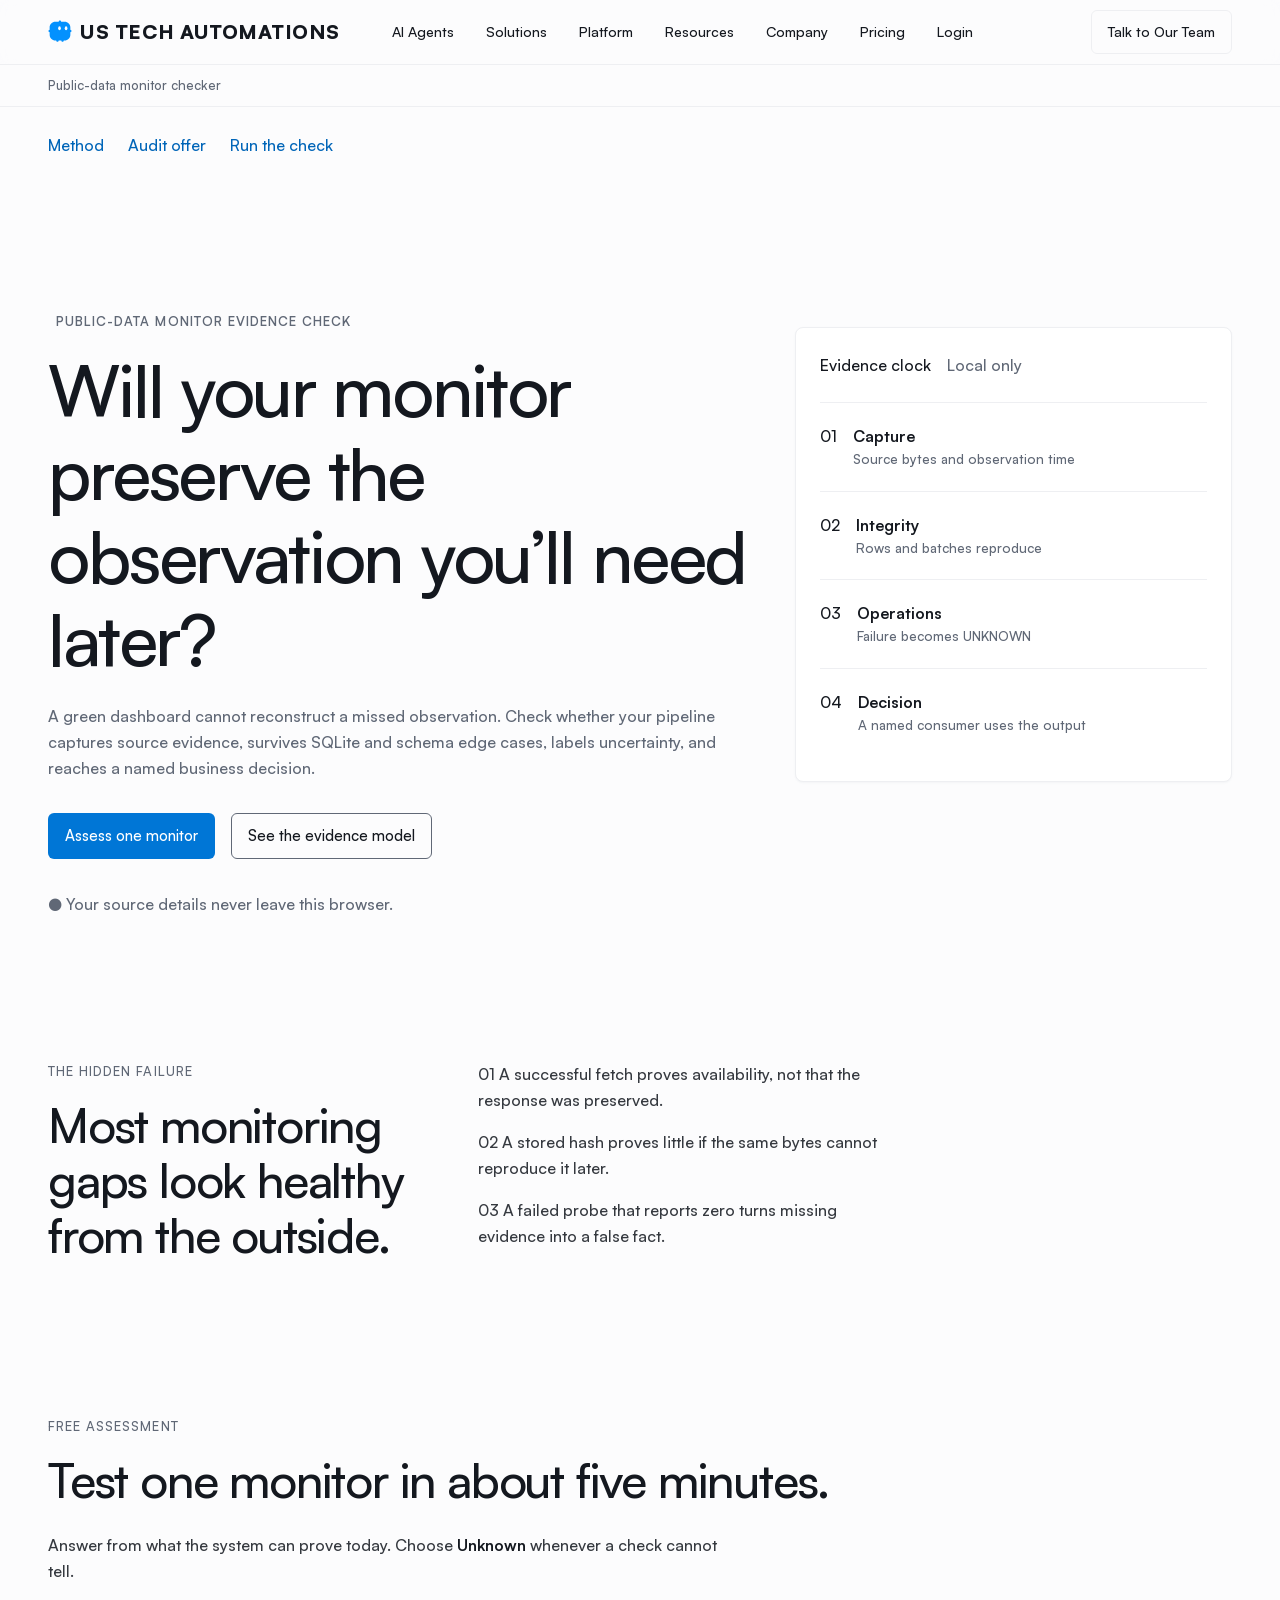
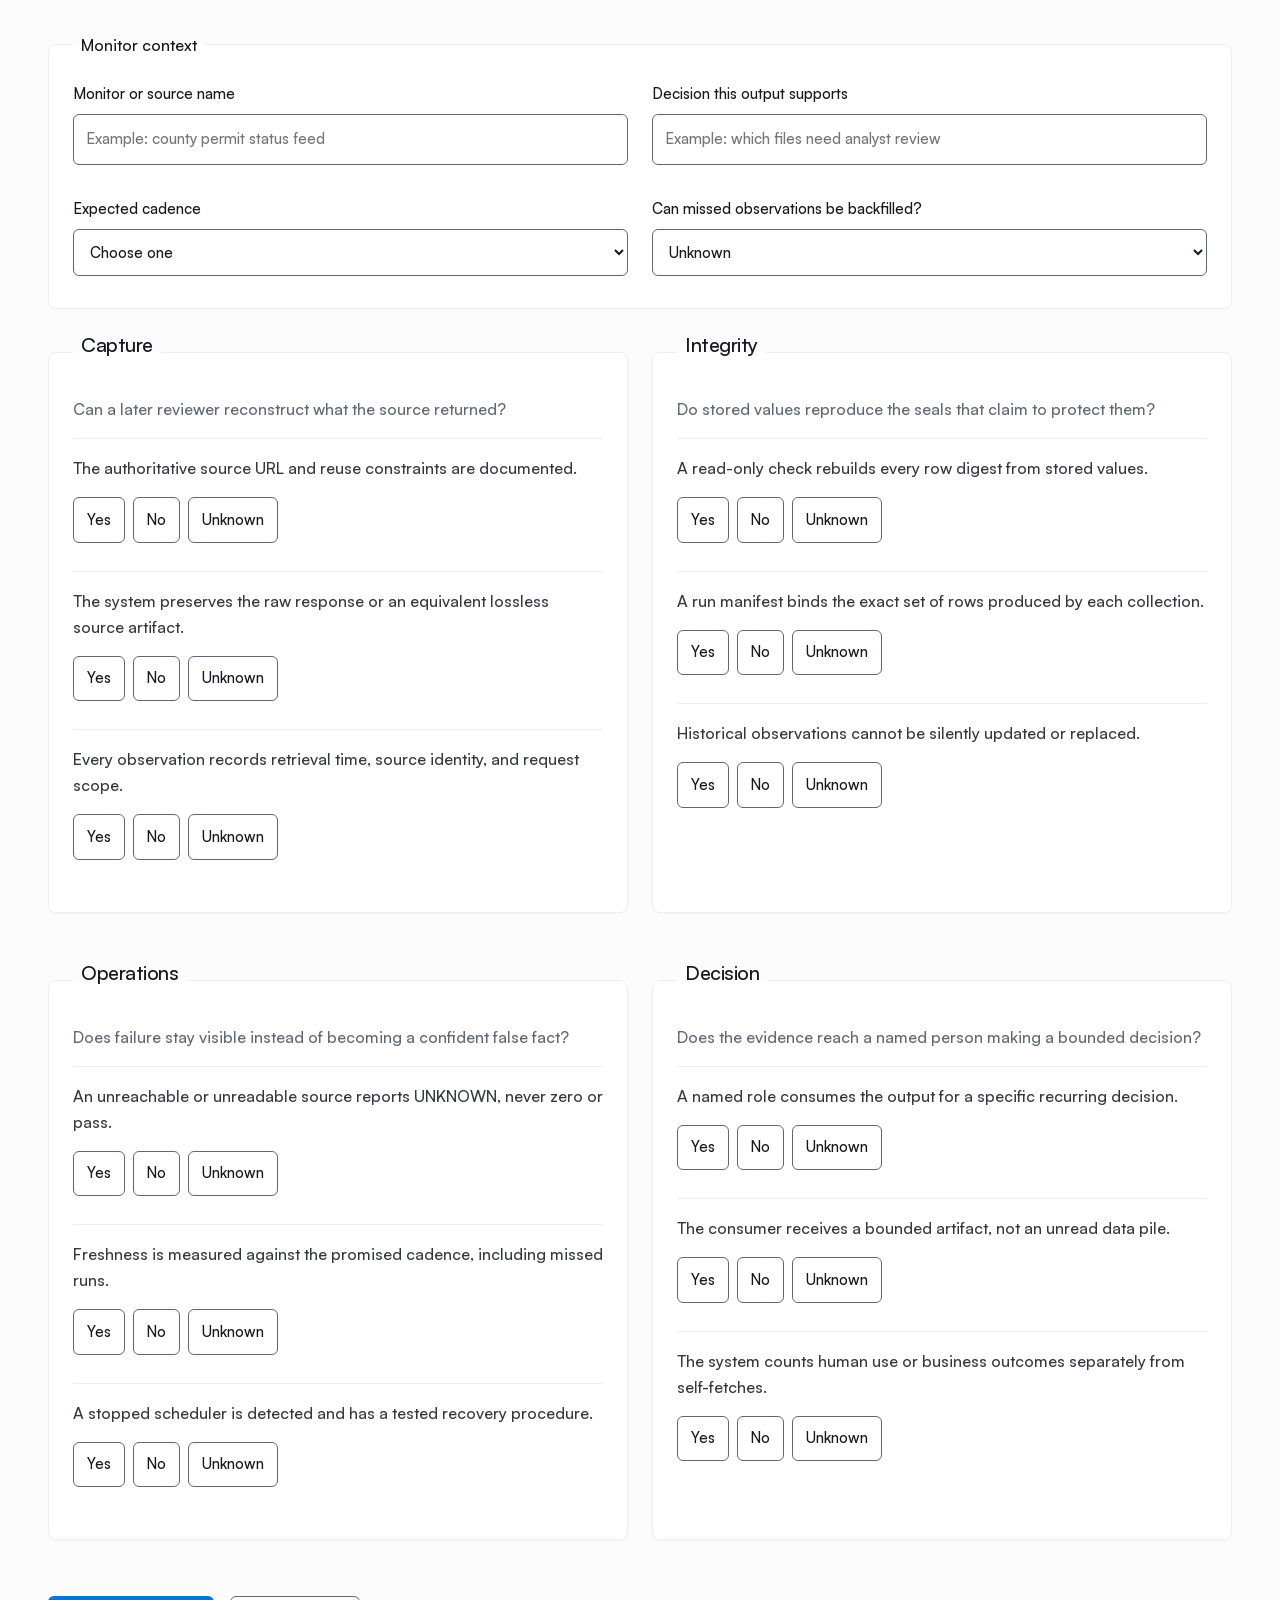
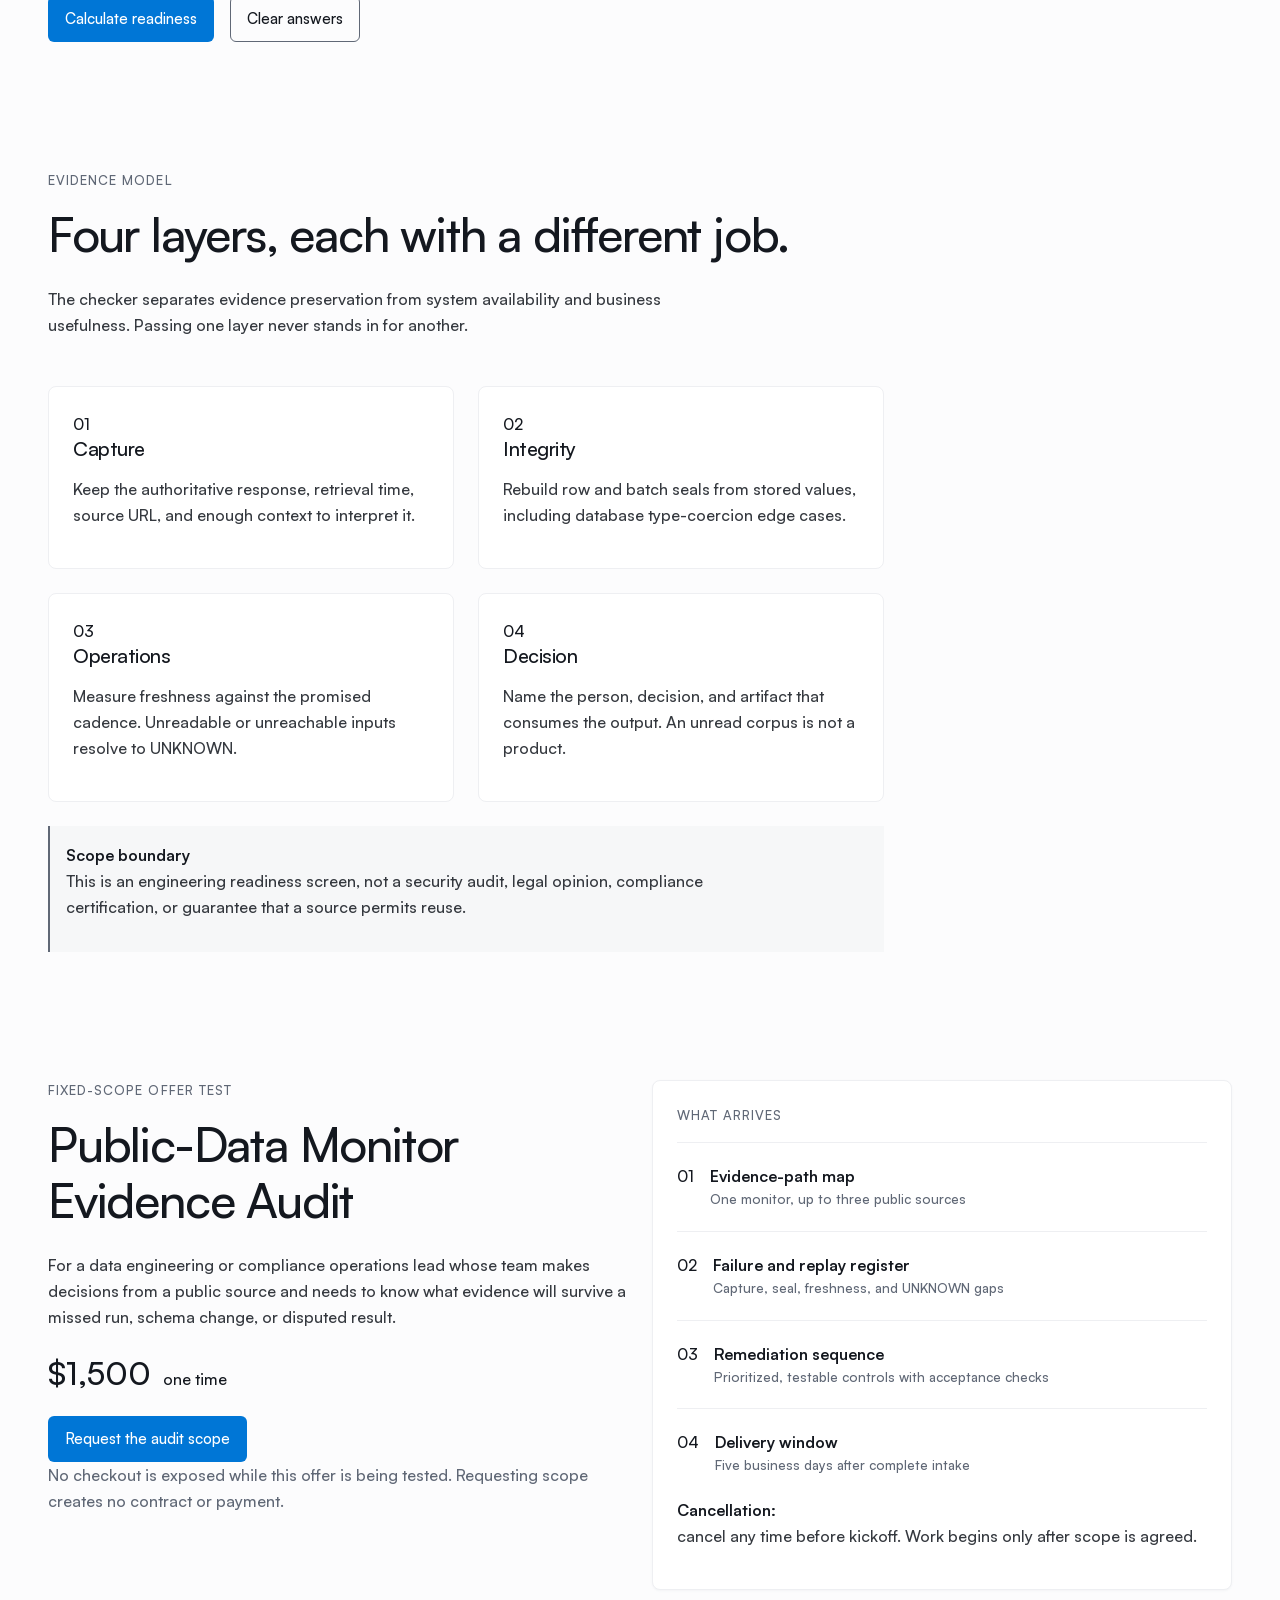
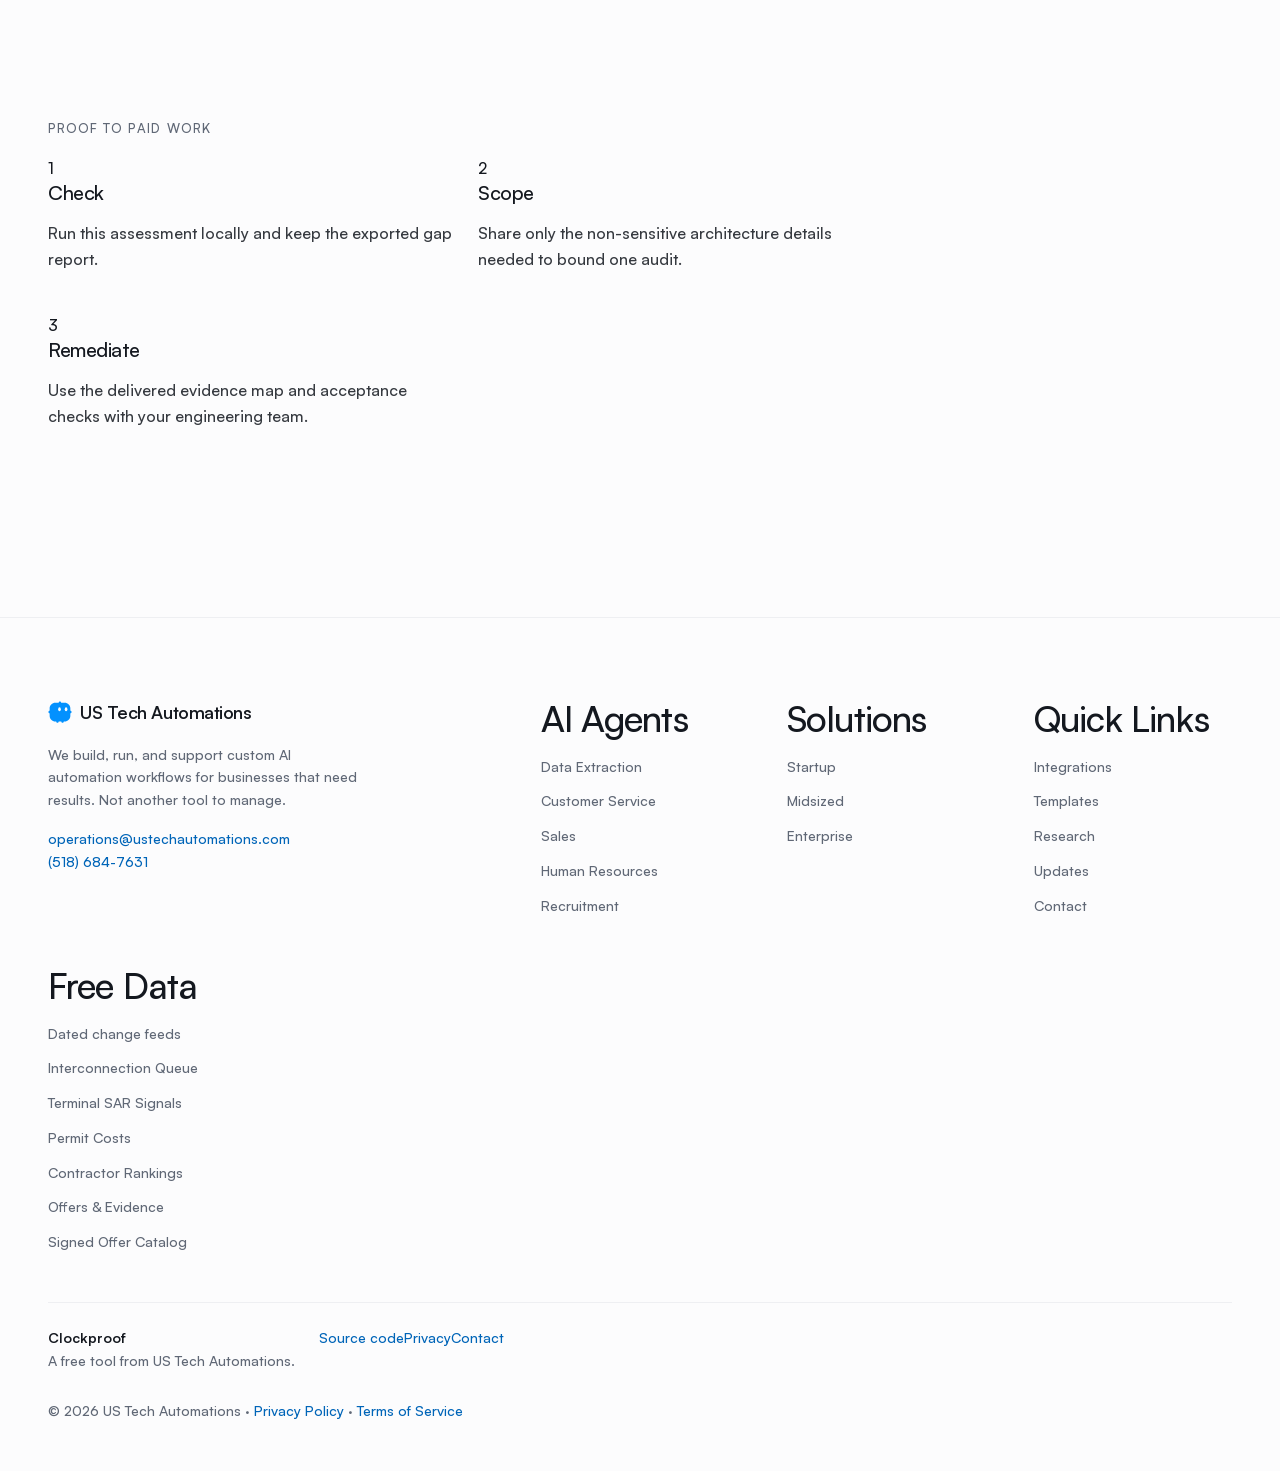
<file: index.html>
<!doctype html>
<html lang="en">
<head>
  <meta charset="utf-8">
  <meta name="viewport" content="width=device-width, initial-scale=1">
  <title>Clockproof — Public-data monitor readiness checker</title>
  <meta name="description" content="Assess whether a public-data monitor can preserve evidence, report uncertainty, and support an operational decision.">

  <meta property="og:title" content="Clockproof — Public-data monitor readiness checker">
  <meta property="og:description" content="A private, browser-only check for capture, integrity, failure, and decision-readiness gaps.">
  <meta property="og:type" content="website">
  <link rel="canonical" href="https://ustechautomations.github.io/public-data-monitor-readiness-checker/">

<link rel="stylesheet" href="styles.css"><link rel="stylesheet" href="legacy.css"></head>
<body data-usta-legacy="public-data-monitor-readiness-checker"><a class="skip" href="#main">Skip to content</a><header class="masthead">
  <div class="wrap">
    <a class="wordmark" href="https://ustechautomations.com/"><svg class="usta-logo" viewBox="110 140 292 292" xmlns="http://www.w3.org/2000/svg" role="img" aria-label="US Tech Automations logo" focusable="false"><defs><mask id="ustaMarkMast"><rect x="110" y="140" width="292" height="270" fill="white"></rect><ellipse cx="250" cy="240" rx="16" ry="24" fill="black"></ellipse><ellipse cx="330" cy="240" rx="16" ry="24" fill="black"></ellipse></mask></defs><path d="M 200 160 C 160 160, 130 190, 130 230 L 130 260 C 110 260, 110 290, 130 290 L 130 320 C 130 360, 160 390, 200 390 L 210 390 C 210 410, 240 410, 240 390 L 272 390 C 272 410, 302 410, 302 390 L 312 390 C 352 390, 382 360, 382 320 L 382 290 C 402 290, 402 260, 382 260 L 382 230 C 382 190, 352 160, 312 160 L 270 160 C 270 140, 240 140, 240 160 L 200 160 Z" fill="#0391FE" mask="url(#ustaMarkMast)"></path></svg>US Tech Automations</a>
    <nav class="mast-nav" aria-label="Main">
      <a href="https://ustechautomations.com/ai-agents/data-extraction">AI Agents</a>
      <a href="https://ustechautomations.com/solutions/enterprise">Solutions</a>
      <a href="https://ustechautomations.com/platform/integrations-info">Platform</a>
      <a href="https://ustechautomations.com/resources/research">Resources</a>
      <a href="https://ustechautomations.com/about">Company</a>
      <a href="https://ustechautomations.com/pricing">Pricing</a>
      <a href="https://app.ustechautomations.com/login">Login</a>
      <a class="mast-cta" href="https://ustechautomations.com/partner">Talk to Our Team</a>
    </nav>
  </div>
</header>
<nav class="crumbbar" aria-label="Breadcrumb">
  <div class="wrap">
    <p class="crumbs"><a href="https://ustechautomations.github.io/public-data-monitor-readiness-checker/">Public-data monitor checker</a></p>
  </div>
</nav><nav class="legacy-nav" aria-label="Tool navigation">
      <a href="#method">Method</a>
      <a href="#audit">Audit offer</a>
      <a class="nav-cta" href="#assessment">Run the check</a>
    </nav>




  <main id="main" tabindex="-1"><span id="top"></span>
    <section class="hero shell">
      <div class="hero-copy">
        <p class="eyebrow"><span></span> Public-data monitor evidence check</p>
        <h1>Will your monitor preserve the observation you’ll need later?</h1>
        <p class="hero-lede">A green dashboard cannot reconstruct a missed observation. Check whether your pipeline captures source evidence, survives SQLite and schema edge cases, labels uncertainty, and reaches a named business decision.</p>
        <div class="hero-actions">
          <a class="button primary" href="#assessment">Assess one monitor</a>
          <a class="button secondary" href="#method">See the evidence model</a>
        </div>
        <p class="privacy-note"><span aria-hidden="true">●</span> Your source details never leave this browser.</p>
      </div>

      <aside class="signal-card" aria-label="Four evidence layers">
        <div class="signal-topline">
          <span>Evidence clock</span>
          <span class="pulse">Local only</span>
        </div>
        <ol>
          <li><span>01</span><div><strong>Capture</strong><small>Source bytes and observation time</small></div></li>
          <li><span>02</span><div><strong>Integrity</strong><small>Rows and batches reproduce</small></div></li>
          <li><span>03</span><div><strong>Operations</strong><small>Failure becomes UNKNOWN</small></div></li>
          <li><span>04</span><div><strong>Decision</strong><small>A named consumer uses the output</small></div></li>
        </ol>
      </aside>
    </section>

    <section class="problem-band">
      <div class="shell problem-grid">
        <div>
          <p class="section-label">The hidden failure</p>
          <h2>Most monitoring gaps look healthy from the outside.</h2>
        </div>
        <div class="problem-points">
          <p><span>01</span> A successful fetch proves availability, not that the response was preserved.</p>
          <p><span>02</span> A stored hash proves little if the same bytes cannot reproduce it later.</p>
          <p><span>03</span> A failed probe that reports zero turns missing evidence into a false fact.</p>
        </div>
      </div>
    </section>

    <section id="assessment" class="assessment shell">
      <div class="section-heading">
        <div>
          <p class="section-label">Free assessment</p>
          <h2>Test one monitor in about five minutes.</h2>
        </div>
        <p>Answer from what the system can prove today. Choose <strong>Unknown</strong> whenever a check cannot tell.</p>
      </div>

      <form id="readiness-form" novalidate>
        <fieldset class="context-card">
          <legend>Monitor context</legend>
          <div class="field-grid">
            <label>Monitor or source name
              <input id="monitor-name" name="monitorName" type="text" maxlength="100" placeholder="Example: county permit status feed">
            </label>
            <label>Decision this output supports
              <input id="decision" name="decision" type="text" maxlength="160" placeholder="Example: which files need analyst review">
            </label>
            <label>Expected cadence
              <select id="cadence" name="cadence">
                <option value="">Choose one</option>
                <option>Hourly</option>
                <option>Daily</option>
                <option>Weekly</option>
                <option>Monthly</option>
                <option>Event-driven</option>
              </select>
            </label>
            <label>Can missed observations be backfilled?
              <select id="backfill" name="backfill">
                <option value="unknown">Unknown</option>
                <option value="no">No — the source overwrites or deletes</option>
                <option value="partial">Partly — some history remains</option>
                <option value="yes">Yes — an authoritative archive exists</option>
              </select>
            </label>
          </div>
        </fieldset>

        <div id="question-groups" class="question-groups"></div>

        <div class="form-actions">
          <button class="button primary" type="submit">Calculate readiness</button>
          <button class="button ghost" type="reset">Clear answers</button>
        </div>
      </form>

      <section id="results" class="results" aria-live="polite" hidden>
        <div class="result-summary">
          <div class="score-ring" aria-hidden="true"><span id="score">0</span><small>/100</small></div>
          <div>
            <p class="section-label">Assessment result</p>
            <h2 id="result-level">Not assessed</h2>
            <p id="result-explanation"></p>
          </div>
        </div>
        <div class="result-grid">
          <div class="result-panel">
            <h3>Blocking gaps</h3>
            <ul id="blockers"></ul>
          </div>
          <div class="result-panel">
            <h3>Next actions</h3>
            <ol id="actions"></ol>
          </div>
        </div>
        <div class="report-actions">
          <button id="download-report" class="button secondary" type="button">Download JSON report</button>
          <button id="copy-summary" class="button ghost" type="button">Copy summary</button>
          <span id="copy-status" role="status"></span>
        </div>
      </section>
    </section>

    <section id="method" class="method-section">
      <div class="shell">
        <div class="section-heading inverted">
          <div>
            <p class="section-label">Evidence model</p>
            <h2>Four layers, each with a different job.</h2>
          </div>
          <p>The checker separates evidence preservation from system availability and business usefulness. Passing one layer never stands in for another.</p>
        </div>
        <div class="method-grid">
          <article><span>01</span><h3>Capture</h3><p>Keep the authoritative response, retrieval time, source URL, and enough context to interpret it.</p></article>
          <article><span>02</span><h3>Integrity</h3><p>Rebuild row and batch seals from stored values, including database type-coercion edge cases.</p></article>
          <article><span>03</span><h3>Operations</h3><p>Measure freshness against the promised cadence. Unreadable or unreachable inputs resolve to UNKNOWN.</p></article>
          <article><span>04</span><h3>Decision</h3><p>Name the person, decision, and artifact that consumes the output. An unread corpus is not a product.</p></article>
        </div>
        <div class="scope-note">
          <strong>Scope boundary</strong>
          <p>This is an engineering readiness screen, not a security audit, legal opinion, compliance certification, or guarantee that a source permits reuse.</p>
        </div>
      </div>
    </section>

    <section id="audit" class="offer-section shell">
      <div class="offer-copy">
        <p class="section-label">Fixed-scope offer test</p>
        <h2>Public-Data Monitor Evidence Audit</h2>
        <p>For a data engineering or compliance operations lead whose team makes decisions from a public source and needs to know what evidence will survive a missed run, schema change, or disputed result.</p>
        <div class="price"><strong>$1,500</strong><span>one time</span></div>
        <a class="button primary" href="https://ustechautomations.github.io/public-data-monitor-readiness-checker/offers/public-data-monitor-readiness-checker/">Request the audit scope</a>
        <p class="offer-caveat">No checkout is exposed while this offer is being tested. Requesting scope creates no contract or payment.</p>
      </div>
      <div class="deliverable-card">
        <p class="card-kicker">What arrives</p>
        <ul>
          <li><span>01</span><div><strong>Evidence-path map</strong><small>One monitor, up to three public sources</small></div></li>
          <li><span>02</span><div><strong>Failure and replay register</strong><small>Capture, seal, freshness, and UNKNOWN gaps</small></div></li>
          <li><span>03</span><div><strong>Remediation sequence</strong><small>Prioritized, testable controls with acceptance checks</small></div></li>
          <li><span>04</span><div><strong>Delivery window</strong><small>Five business days after complete intake</small></div></li>
        </ul>
        <p><strong>Cancellation:</strong> cancel any time before kickoff. Work begins only after scope is agreed.</p>
      </div>
    </section>

    <section class="path-section">
      <div class="shell">
        <p class="section-label">Proof to paid work</p>
        <div class="path-grid">
          <div><span>1</span><h3>Check</h3><p>Run this assessment locally and keep the exported gap report.</p></div>
          <div><span>2</span><h3>Scope</h3><p>Share only the non-sensitive architecture details needed to bound one audit.</p></div>
          <div><span>3</span><h3>Remediate</h3><p>Use the delivered evidence map and acceptance checks with your engineering team.</p></div>
        </div>
      </div>
    </section>
  </main>



  <script type="module" src="app.mjs"></script>
<footer class="site">
  <div class="wrap">
    <div class="foot-grid">
      <div class="foot-brand">
        <a class="wordmark" href="https://ustechautomations.com/"><svg class="usta-logo" viewBox="110 140 292 292" xmlns="http://www.w3.org/2000/svg" role="img" aria-label="US Tech Automations logo" focusable="false"><defs><mask id="ustaMarkFoot"><rect x="110" y="140" width="292" height="270" fill="white"></rect><ellipse cx="250" cy="240" rx="16" ry="24" fill="black"></ellipse><ellipse cx="330" cy="240" rx="16" ry="24" fill="black"></ellipse></mask></defs><path d="M 200 160 C 160 160, 130 190, 130 230 L 130 260 C 110 260, 110 290, 130 290 L 130 320 C 130 360, 160 390, 200 390 L 210 390 C 210 410, 240 410, 240 390 L 272 390 C 272 410, 302 410, 302 390 L 312 390 C 352 390, 382 360, 382 320 L 382 290 C 402 290, 402 260, 382 260 L 382 230 C 382 190, 352 160, 312 160 L 270 160 C 270 140, 240 140, 240 160 L 200 160 Z" fill="#0391FE" mask="url(#ustaMarkFoot)"></path></svg>US Tech Automations</a>
        <p>We build, run, and support custom AI automation workflows for businesses that need results. Not another tool to manage.</p>
        <p><a href="mailto:operations@ustechautomations.com">operations@ustechautomations.com</a><br>
           <a href="tel:+15186847631">(518) 684-7631</a></p>
      </div>
      <div class="foot-col">
        <h4>AI Agents</h4>
        <ul>
          <li><a href="https://ustechautomations.com/ai-agents/data-extraction">Data Extraction</a></li>
          <li><a href="https://ustechautomations.com/ai-agents/customer-service">Customer Service</a></li>
          <li><a href="https://ustechautomations.com/ai-agents/sales">Sales</a></li>
          <li><a href="https://ustechautomations.com/ai-agents/human-resources">Human Resources</a></li>
          <li><a href="https://ustechautomations.com/ai-agents/recruitment">Recruitment</a></li>
        </ul>
      </div>
      <div class="foot-col">
        <h4>Solutions</h4>
        <ul>
          <li><a href="https://ustechautomations.com/solutions/startup">Startup</a></li>
          <li><a href="https://ustechautomations.com/solutions/midsized">Midsized</a></li>
          <li><a href="https://ustechautomations.com/solutions/enterprise">Enterprise</a></li>
        </ul>
      </div>
      <div class="foot-col">
        <h4>Quick Links</h4>
        <ul>
          <li><a href="https://ustechautomations.com/platform/integrations-info">Integrations</a></li>
          <li><a href="https://ustechautomations.com/templates">Templates</a></li>
          <li><a href="https://ustechautomations.com/resources/research">Research</a></li>
          <li><a href="https://ustechautomations.com/resources/changelogs">Updates</a></li>
          <li><a href="https://ustechautomations.com/partner">Contact</a></li>
        </ul>
      </div>
      <div class="foot-col">
        <h4>Free Data</h4>
        <ul>
          <li><a href="https://ustechautomations.com/feeds/">Dated change feeds</a></li>
          <li><a href="https://ustechautomations.com/permits/grid">Interconnection Queue</a></li>
          <li><a href="https://ustechautomations.com/permits/terminal-change-ledger">Terminal SAR Signals</a></li>
          <li><a href="https://ustechautomations.com/permits/cost">Permit Costs</a></li>
          <li><a href="https://ustechautomations.com/permits/rankings">Contractor Rankings</a></li>
          <li><a href="https://ustechautomations.com/offers">Offers &amp; Evidence</a></li>
          <li><a href="https://ustechautomations.com/offers/catalog/">Signed Offer Catalog</a></li>
        </ul>
      </div>
    </div>
    <div class="foot-bottom">
<div class="original-footer">
    <div class="shell footer-inner">
      <div><strong>Clockproof</strong><p>A free tool from US Tech Automations.</p></div>
      <div><a href="https://github.com/USTechAutomations/public-data-monitor-readiness-checker">Source code</a><a href="https://ustechautomations.com/privacy">Privacy</a><a href="https://ustechautomations.github.io/public-data-monitor-readiness-checker/offers/public-data-monitor-readiness-checker/">Contact</a></div>
    </div>
  </div>
      <p>&copy; 2026 US Tech Automations &middot; <a href="https://ustechautomations.com/privacy">Privacy Policy</a> &middot; <a href="https://ustechautomations.com/terms">Terms of Service</a></p>
    </div>
  </div>
</footer></body>
</html>
</file>
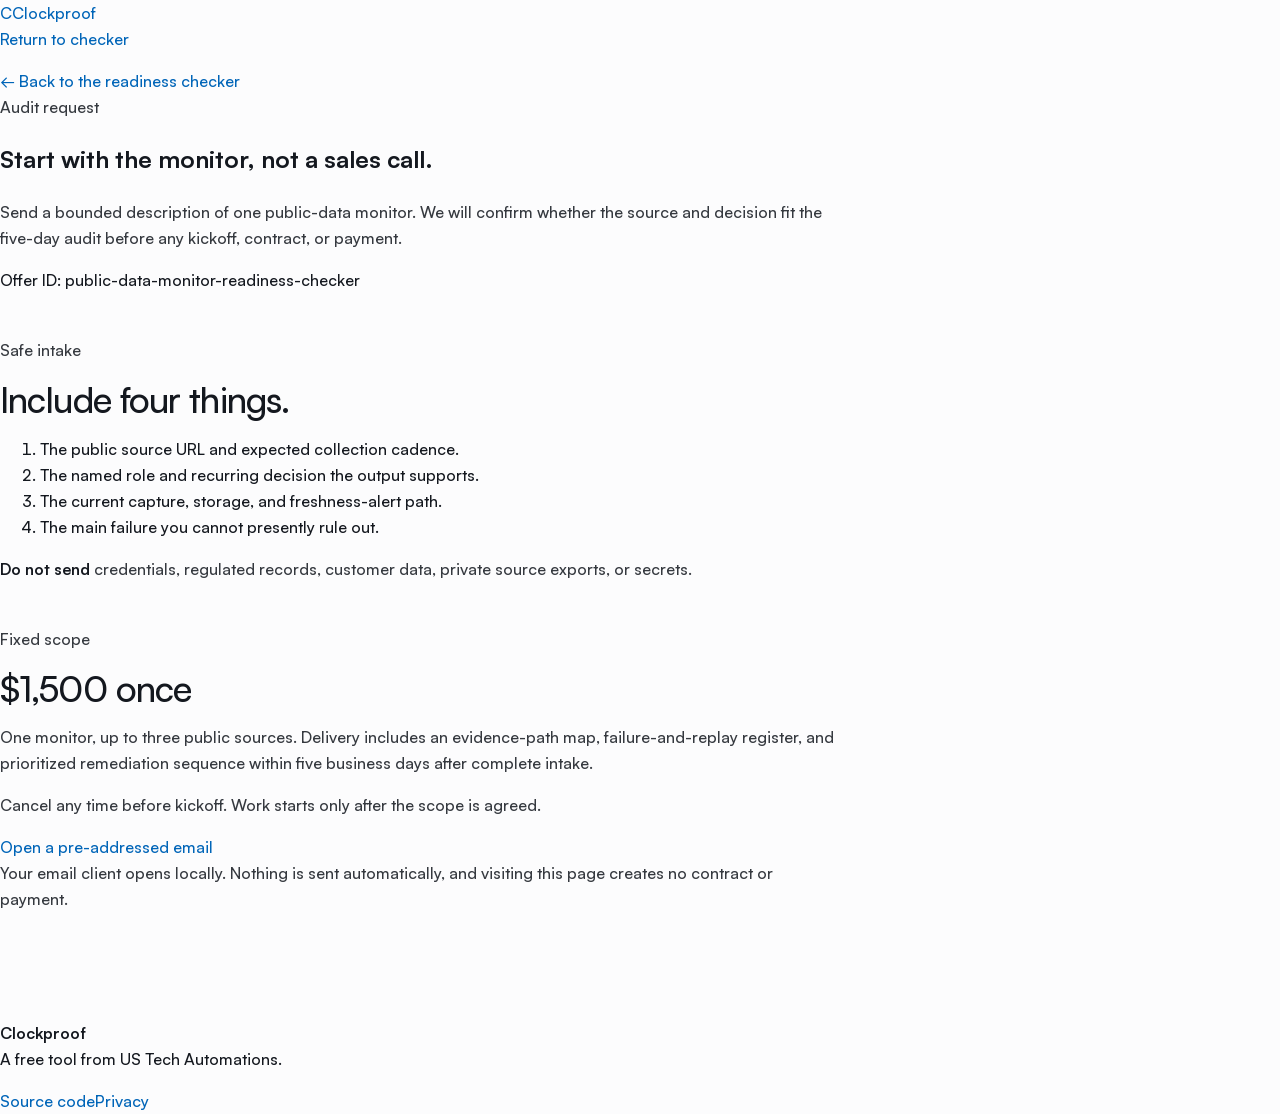
<file: request/index.html>
<!doctype html>
<html lang="en">
<head>
  <meta charset="utf-8">
  <meta name="viewport" content="width=device-width, initial-scale=1">
  <title>Request a Public-Data Monitor Evidence Audit — Clockproof</title>
  <meta name="description" content="Request the fixed-scope Public-Data Monitor Evidence Audit from US Tech Automations.">
  <meta name="theme-color" content="#081713">
  <link rel="canonical" href="https://ustechautomations.github.io/public-data-monitor-readiness-checker/request/">
  <link rel="stylesheet" href="../styles.css">
</head>
<body>
  <header class="site-header">
    <a class="brand" href="../" aria-label="Clockproof home"><span class="brand-mark" aria-hidden="true">C</span><span>Clockproof</span></a>
    <nav aria-label="Request navigation"><a class="nav-cta" href="../">Return to checker</a></nav>
  </header>

  <main class="request-main">
    <div class="request-shell">
      <a class="back-link" href="../">← Back to the readiness checker</a>
      <section class="request-hero">
        <p class="section-label">Audit request</p>
        <h1>Start with the monitor, not a sales call.</h1>
        <p>Send a bounded description of one public-data monitor. We will confirm whether the source and decision fit the five-day audit before any kickoff, contract, or payment.</p>
        <span class="offer-id">Offer ID: public-data-monitor-readiness-checker</span>
      </section>

      <div class="request-grid">
        <section class="request-card">
          <p class="section-label">Safe intake</p>
          <h2>Include four things.</h2>
          <ol class="intake-list">
            <li>The public source URL and expected collection cadence.</li>
            <li>The named role and recurring decision the output supports.</li>
            <li>The current capture, storage, and freshness-alert path.</li>
            <li>The main failure you cannot presently rule out.</li>
          </ol>
          <p><strong>Do not send</strong> credentials, regulated records, customer data, private source exports, or secrets.</p>
        </section>

        <section class="request-card dark">
          <p class="section-label">Fixed scope</p>
          <h2>$1,500 once</h2>
          <p>One monitor, up to three public sources. Delivery includes an evidence-path map, failure-and-replay register, and prioritized remediation sequence within five business days after complete intake.</p>
          <p>Cancel any time before kickoff. Work starts only after the scope is agreed.</p>
          <a class="button primary" href="mailto:operations@ustechautomations.com?subject=Public-Data%20Monitor%20Evidence%20Audit%20request%20%5Bpublic-data-monitor-readiness-checker%5D&amp;body=Public%20source%20URL%3A%0AExpected%20cadence%3A%0AConsuming%20role%20and%20decision%3A%0ACurrent%20capture%2Fstorage%2Falert%20path%3A%0AMain%20unresolved%20failure%3A%0A%0AI%20have%20not%20included%20credentials%2C%20regulated%20records%2C%20customer%20data%2C%20private%20exports%2C%20or%20secrets.">Open a pre-addressed email</a>
          <p class="fine-print">Your email client opens locally. Nothing is sent automatically, and visiting this page creates no contract or payment.</p>
        </section>
      </div>
    </div>
  </main>

  <footer><div class="request-shell footer-inner"><div><strong>Clockproof</strong><p>A free tool from US Tech Automations.</p></div><div><a href="https://github.com/USTechAutomations/public-data-monitor-readiness-checker">Source code</a><a href="https://ustechautomations.com/privacy">Privacy</a></div></div></footer>
</body>
</html>
</file>
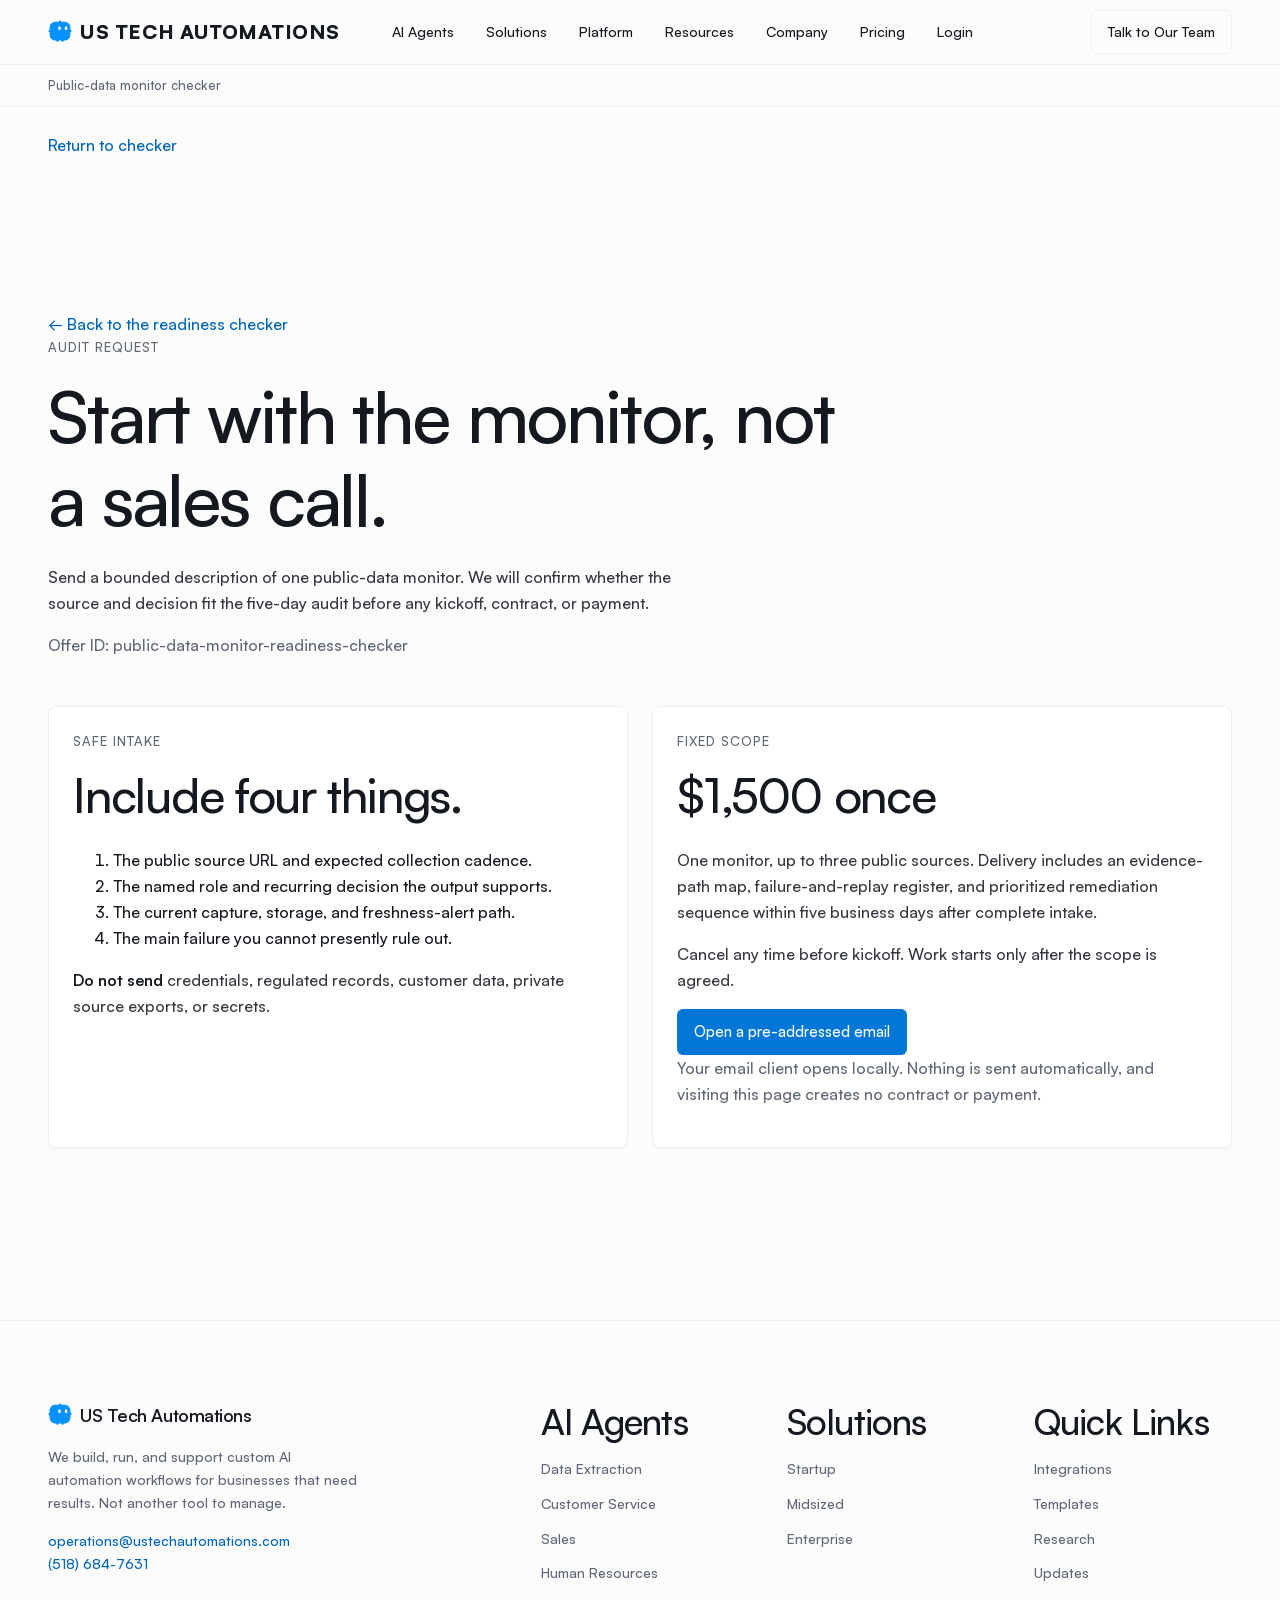
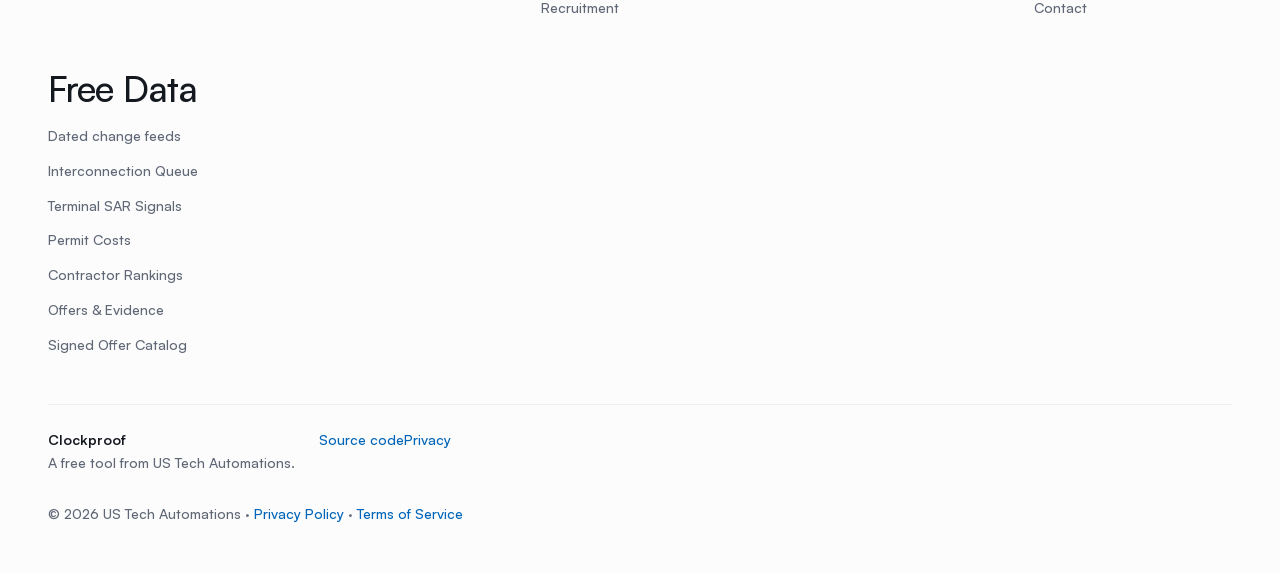
<file: offers/public-data-monitor-readiness-checker/index.html>
<!doctype html>
<html lang="en">
<head>
  <meta charset="utf-8">
  <meta name="viewport" content="width=device-width, initial-scale=1">
  <title>Request a Public-Data Monitor Evidence Audit — Clockproof</title>
  <meta name="description" content="Request the fixed-scope Public-Data Monitor Evidence Audit from US Tech Automations.">

  <link rel="canonical" href="https://ustechautomations.github.io/public-data-monitor-readiness-checker/offers/public-data-monitor-readiness-checker/">

<link rel="stylesheet" href="../../styles.css"><link rel="stylesheet" href="../../legacy.css"></head>
<body data-usta-legacy="public-data-monitor-readiness-checker"><a class="skip" href="#main">Skip to content</a><header class="masthead">
  <div class="wrap">
    <a class="wordmark" href="https://ustechautomations.com/"><svg class="usta-logo" viewBox="110 140 292 292" xmlns="http://www.w3.org/2000/svg" role="img" aria-label="US Tech Automations logo" focusable="false"><defs><mask id="ustaMarkMast"><rect x="110" y="140" width="292" height="270" fill="white"></rect><ellipse cx="250" cy="240" rx="16" ry="24" fill="black"></ellipse><ellipse cx="330" cy="240" rx="16" ry="24" fill="black"></ellipse></mask></defs><path d="M 200 160 C 160 160, 130 190, 130 230 L 130 260 C 110 260, 110 290, 130 290 L 130 320 C 130 360, 160 390, 200 390 L 210 390 C 210 410, 240 410, 240 390 L 272 390 C 272 410, 302 410, 302 390 L 312 390 C 352 390, 382 360, 382 320 L 382 290 C 402 290, 402 260, 382 260 L 382 230 C 382 190, 352 160, 312 160 L 270 160 C 270 140, 240 140, 240 160 L 200 160 Z" fill="#0391FE" mask="url(#ustaMarkMast)"></path></svg>US Tech Automations</a>
    <nav class="mast-nav" aria-label="Main">
      <a href="https://ustechautomations.com/ai-agents/data-extraction">AI Agents</a>
      <a href="https://ustechautomations.com/solutions/enterprise">Solutions</a>
      <a href="https://ustechautomations.com/platform/integrations-info">Platform</a>
      <a href="https://ustechautomations.com/resources/research">Resources</a>
      <a href="https://ustechautomations.com/about">Company</a>
      <a href="https://ustechautomations.com/pricing">Pricing</a>
      <a href="https://app.ustechautomations.com/login">Login</a>
      <a class="mast-cta" href="https://ustechautomations.com/partner">Talk to Our Team</a>
    </nav>
  </div>
</header>
<nav class="crumbbar" aria-label="Breadcrumb">
  <div class="wrap">
    <p class="crumbs"><a href="https://ustechautomations.github.io/public-data-monitor-readiness-checker/">Public-data monitor checker</a></p>
  </div>
</nav><nav class="legacy-nav" aria-label="Tool navigation"><a class="nav-cta" href="../../">Return to checker</a></nav>


  <main id="main" tabindex="-1" class="request-main">
    <div class="request-shell">
      <a class="back-link" href="../../">← Back to the readiness checker</a>
      <section class="request-hero">
        <p class="section-label">Audit request</p>
        <h1>Start with the monitor, not a sales call.</h1>
        <p>Send a bounded description of one public-data monitor. We will confirm whether the source and decision fit the five-day audit before any kickoff, contract, or payment.</p>
        <span class="offer-id">Offer ID: public-data-monitor-readiness-checker</span>
      </section>

      <div class="request-grid">
        <section class="request-card">
          <p class="section-label">Safe intake</p>
          <h2>Include four things.</h2>
          <ol class="intake-list">
            <li>The public source URL and expected collection cadence.</li>
            <li>The named role and recurring decision the output supports.</li>
            <li>The current capture, storage, and freshness-alert path.</li>
            <li>The main failure you cannot presently rule out.</li>
          </ol>
          <p><strong>Do not send</strong> credentials, regulated records, customer data, private source exports, or secrets.</p>
        </section>

        <section class="request-card dark">
          <p class="section-label">Fixed scope</p>
          <h2>$1,500 once</h2>
          <p>One monitor, up to three public sources. Delivery includes an evidence-path map, failure-and-replay register, and prioritized remediation sequence within five business days after complete intake.</p>
          <p>Cancel any time before kickoff. Work starts only after the scope is agreed.</p>
          <a class="button primary" href="mailto:operations@ustechautomations.com?subject=Public-Data%20Monitor%20Evidence%20Audit%20request%20%5Bpublic-data-monitor-readiness-checker%5D&amp;body=Public%20source%20URL%3A%0AExpected%20cadence%3A%0AConsuming%20role%20and%20decision%3A%0ACurrent%20capture%2Fstorage%2Falert%20path%3A%0AMain%20unresolved%20failure%3A%0A%0AI%20have%20not%20included%20credentials%2C%20regulated%20records%2C%20customer%20data%2C%20private%20exports%2C%20or%20secrets.">Open a pre-addressed email</a>
          <p class="fine-print">Your email client opens locally. Nothing is sent automatically, and visiting this page creates no contract or payment.</p>
        </section>
      </div>
    </div>
  </main>


<footer class="site">
  <div class="wrap">
    <div class="foot-grid">
      <div class="foot-brand">
        <a class="wordmark" href="https://ustechautomations.com/"><svg class="usta-logo" viewBox="110 140 292 292" xmlns="http://www.w3.org/2000/svg" role="img" aria-label="US Tech Automations logo" focusable="false"><defs><mask id="ustaMarkFoot"><rect x="110" y="140" width="292" height="270" fill="white"></rect><ellipse cx="250" cy="240" rx="16" ry="24" fill="black"></ellipse><ellipse cx="330" cy="240" rx="16" ry="24" fill="black"></ellipse></mask></defs><path d="M 200 160 C 160 160, 130 190, 130 230 L 130 260 C 110 260, 110 290, 130 290 L 130 320 C 130 360, 160 390, 200 390 L 210 390 C 210 410, 240 410, 240 390 L 272 390 C 272 410, 302 410, 302 390 L 312 390 C 352 390, 382 360, 382 320 L 382 290 C 402 290, 402 260, 382 260 L 382 230 C 382 190, 352 160, 312 160 L 270 160 C 270 140, 240 140, 240 160 L 200 160 Z" fill="#0391FE" mask="url(#ustaMarkFoot)"></path></svg>US Tech Automations</a>
        <p>We build, run, and support custom AI automation workflows for businesses that need results. Not another tool to manage.</p>
        <p><a href="mailto:operations@ustechautomations.com">operations@ustechautomations.com</a><br>
           <a href="tel:+15186847631">(518) 684-7631</a></p>
      </div>
      <div class="foot-col">
        <h4>AI Agents</h4>
        <ul>
          <li><a href="https://ustechautomations.com/ai-agents/data-extraction">Data Extraction</a></li>
          <li><a href="https://ustechautomations.com/ai-agents/customer-service">Customer Service</a></li>
          <li><a href="https://ustechautomations.com/ai-agents/sales">Sales</a></li>
          <li><a href="https://ustechautomations.com/ai-agents/human-resources">Human Resources</a></li>
          <li><a href="https://ustechautomations.com/ai-agents/recruitment">Recruitment</a></li>
        </ul>
      </div>
      <div class="foot-col">
        <h4>Solutions</h4>
        <ul>
          <li><a href="https://ustechautomations.com/solutions/startup">Startup</a></li>
          <li><a href="https://ustechautomations.com/solutions/midsized">Midsized</a></li>
          <li><a href="https://ustechautomations.com/solutions/enterprise">Enterprise</a></li>
        </ul>
      </div>
      <div class="foot-col">
        <h4>Quick Links</h4>
        <ul>
          <li><a href="https://ustechautomations.com/platform/integrations-info">Integrations</a></li>
          <li><a href="https://ustechautomations.com/templates">Templates</a></li>
          <li><a href="https://ustechautomations.com/resources/research">Research</a></li>
          <li><a href="https://ustechautomations.com/resources/changelogs">Updates</a></li>
          <li><a href="https://ustechautomations.com/partner">Contact</a></li>
        </ul>
      </div>
      <div class="foot-col">
        <h4>Free Data</h4>
        <ul>
          <li><a href="https://ustechautomations.com/feeds/">Dated change feeds</a></li>
          <li><a href="https://ustechautomations.com/permits/grid">Interconnection Queue</a></li>
          <li><a href="https://ustechautomations.com/permits/terminal-change-ledger">Terminal SAR Signals</a></li>
          <li><a href="https://ustechautomations.com/permits/cost">Permit Costs</a></li>
          <li><a href="https://ustechautomations.com/permits/rankings">Contractor Rankings</a></li>
          <li><a href="https://ustechautomations.com/offers">Offers &amp; Evidence</a></li>
          <li><a href="https://ustechautomations.com/offers/catalog/">Signed Offer Catalog</a></li>
        </ul>
      </div>
    </div>
    <div class="foot-bottom">
<div class="original-footer"><div class="request-shell footer-inner"><div><strong>Clockproof</strong><p>A free tool from US Tech Automations.</p></div><div><a href="https://github.com/USTechAutomations/public-data-monitor-readiness-checker">Source code</a><a href="https://ustechautomations.com/privacy">Privacy</a></div></div></div>
      <p>&copy; 2026 US Tech Automations &middot; <a href="https://ustechautomations.com/privacy">Privacy Policy</a> &middot; <a href="https://ustechautomations.com/terms">Terms of Service</a></p>
    </div>
  </div>
</footer></body>
</html>
</file>
<file: styles.css>
/* ==========================================================================
   Dated change feeds — aligned to the ustechautomations.com design system.
   Tokens, type scale, radius and accent are lifted from the live main site.
   Take them from assets/WebsiteStyleProvider-*.css, NOT assets/root-*.css: the
   root sheet is the app's palette and the website overrides it. Reading the
   wrong one is how these pages ended up with a near-black button where the
   marketing site has a blue one.

   Look only. Prices, sample rows, event ids and honesty lines live in the
   HTML and are frozen: never restyle a fact out of existence.
   Each family page sets data-family on <body>. Nothing in this file reads it:
   there is one accent and every family shares it. The attribute is kept for
   the page's own scripts and for anyone grepping the built site by family.
   ========================================================================== */

@font-face {
  font-family: "Satoshi";
  src: url("fonts/Satoshi-Variable.woff2") format("woff2-variations"),
       url("fonts/Satoshi-Variable.woff2") format("woff2");
  font-weight: 300 900;
  font-display: swap;
  font-style: normal;
}

:root {
  /* type — same stack the main site resolves --font-sans to */
  --sans: "Satoshi", -apple-system, BlinkMacSystemFont, "Segoe UI", Roboto, Oxygen, Ubuntu, Cantarell, sans-serif;
  --serif: "PT Serif", ui-serif, Georgia, "Times New Roman", serif;
  --mono: ui-monospace, SFMono-Regular, "SF Mono", Menlo, Consolas, "Liberation Mono", monospace;

  /* main-site tokens, light */
  --background: 220 10% 99%;
  --foreground: 220 20% 10%;
  --card: 0 0% 100%;
  --card-foreground: 220 20% 10%;
  --secondary: 220 12% 97%;
  --muted: 220 12% 97%;
  --muted-foreground: 220 10% 42%;
  --border: 220 13% 94%;
  --primary: 207 100% 50%;
  --primary-foreground: 0 0% 100%;
  --primary-surface: 207 100% 42%;
  --primary-surface-hover: 207 100% 36%;
  --primary-hover: 207 100% 36%;
  --accent-blue: 207 100% 36%;
  --accent-emerald: 149 80% 90%;
  --accent-emerald-fg: 161 94% 30%;
  --accent-amber: 48 96% 89%;
  --accent-amber-fg: 26 90% 37%;
  /* The estate's one "this is wrong / do not do this" colour, added 2026-09-08.
     Four in-page tools were each carrying their own red -- #b42318, #c0392b and
     two more -- because there was no token to reach for. One red, defined here
     in both themes, is the whole reason this token exists: see BRAND.md §1. */
  --accent-rose: 0 86% 94%;
  --accent-rose-fg: 0 72% 41%;
  --radius: .5rem;
  --shadow-color: 220 15% 60%;

  /* resolved */
  --bg: hsl(var(--background));
  --surface: hsl(var(--card));
  --surface-2: hsl(var(--secondary));
  --fg: hsl(var(--foreground));
  --muted-fg: hsl(var(--muted-foreground));
  --faint: hsl(var(--muted-foreground) / .78);
  --line: hsl(var(--border));
  --line-strong: hsl(var(--border) / 1.6);
  --accent: hsl(var(--accent-blue));
  --shadow-sm: 0 1px 2px hsl(var(--shadow-color) / .08);
  --shadow-md: 0 4px 16px -4px hsl(var(--shadow-color) / .16);
}

@media (prefers-color-scheme: dark) {
  :root:not([data-theme="light"]) {
    --background: 220 15% 8%;
    --foreground: 220 15% 96%;
    --card: 220 12% 10%;
    --card-foreground: 220 15% 96%;
    --secondary: 220 10% 16%;
    --muted: 220 10% 16%;
    --muted-foreground: 220 8% 62%;
    --border: 220 10% 18%;
    --primary: 207 100% 50%;
    --primary-foreground: 0 0% 100%;
    --primary-surface: 207 100% 42%;
  --primary-surface-hover: 207 100% 36%;
  --primary-hover: 207 100% 36%;
    --accent-blue: 207 100% 60%;
    --accent-emerald: 164 86% 16%;
    --accent-emerald-fg: 158 64% 52%;
    --accent-amber: 22 78% 26%;
    --accent-amber-fg: 45.9 96.7% 64.5%;
    --accent-rose: 0 63% 18%;
    --accent-rose-fg: 0 91% 71%;
    --shadow-color: 220 20% 4%;
  }
}
:root[data-theme="dark"] {
  --background: 220 15% 8%;
  --foreground: 220 15% 96%;
  --card: 220 12% 10%;
  --card-foreground: 220 15% 96%;
  --secondary: 220 10% 16%;
  --muted: 220 10% 16%;
  --muted-foreground: 220 8% 62%;
  --border: 220 10% 18%;
  --primary: 207 100% 50%;
  --primary-foreground: 0 0% 100%;
  --primary-surface: 207 100% 42%;
  --primary-surface-hover: 207 100% 36%;
  --primary-hover: 207 100% 36%;
  --accent-blue: 207 100% 60%;
  --accent-emerald: 164 86% 16%;
  --accent-emerald-fg: 158 64% 52%;
  --accent-amber: 22 78% 26%;
  --accent-amber-fg: 45.9 96.7% 64.5%;
  --accent-rose: 0 63% 18%;
  --accent-rose-fg: 0 91% 71%;
  --shadow-color: 220 20% 4%;
}

*, *::before, *::after { box-sizing: border-box; }

html { -webkit-text-size-adjust: 100%; background: hsl(var(--background)); }

body {
  margin: 0;
  background: var(--bg);
  color: var(--fg);
  font-family: var(--sans);
  font-size: 16px;
  font-weight: 500;
  line-height: 1.625;
  -webkit-font-smoothing: antialiased;
  text-rendering: optimizeLegibility;
}

.wrap { width: 100%; max-width: 1280px; margin: 0 auto; padding: 0 1.5rem; }
@media (min-width: 768px) { .wrap { padding: 0 2rem; } }
@media (min-width: 1024px) { .wrap { padding: 0 3rem; } }

a { color: var(--accent); text-decoration: none; }
a:hover { text-decoration: underline; }

.skip {
  position: absolute; left: -9999px; top: 0;
  background: var(--surface); color: var(--fg);
  padding: .75rem 1rem; border: 1px solid var(--line);
  border-radius: var(--radius); z-index: 100;
}
.skip:focus { left: 1rem; top: 1rem; }

/* One visible focus ring for everything keyboard-reachable. BRAND.md §5 and §9
   ask for visible focus and never removing an outline; until now the estate
   relied on whatever ring the browser drew, which on the filled blue buttons and
   the dark surfaces was close to invisible. Nothing here removes an outline. */
a:focus-visible,
button:focus-visible,
input:focus-visible,
select:focus-visible,
textarea:focus-visible,
summary:focus-visible,
[tabindex]:focus-visible {
  outline: 2px solid hsl(var(--primary));
  outline-offset: 2px;
  border-radius: var(--radius);
}

/* ---------- text inputs in the in-page tools ---------- */
/* The pre-check, the diagram tool, the hazmat search and the label forge each
   drew their own box: four borders, four greys, four corner radii, and one of
   them was written into a style="" attribute. This is that box, once. */
.field {
  width: 100%; max-width: 32rem;
  font: inherit;
  padding: .5rem .6rem;
  color: var(--fg);
  background: var(--surface);
  border: 1px solid var(--line);
  border-radius: var(--radius);
}
.field::placeholder { color: var(--muted-fg); opacity: 1; }

/* ---------- masthead: mirrors the main-site sticky header ---------- */
.masthead {
  position: sticky; top: 0; z-index: 40;
  width: 100%;
  border-bottom: 1px solid var(--line);
  background: hsl(var(--background) / .8);
  backdrop-filter: blur(8px);
  -webkit-backdrop-filter: blur(8px);
}
.masthead .wrap {
  display: flex; align-items: center; gap: 1.25rem;
  min-height: 64px; flex-wrap: wrap;
}
@media (min-width: 1024px) { .masthead .wrap { flex-wrap: nowrap; } }
.wordmark {
  display: inline-flex; align-items: center; gap: .5rem;
  font-weight: 900; font-size: 1rem; letter-spacing: normal;
  text-transform: uppercase;
  color: var(--fg); text-decoration: none; white-space: nowrap;
}
@media (min-width: 640px) { .wordmark { font-size: 1.25rem; letter-spacing: .025em; } }
.usta-logo { width: 24px; height: 24px; display: block; flex: none; }
.wordmark:hover { text-decoration: none; opacity: .8; }
.wordmark span { font-weight: 500; color: var(--muted-fg); }

.mast-nav { display: none; gap: 2rem; margin-left: 2rem; align-items: center; flex: 1; }
/* main site keeps the links beside the wordmark and the CTA hard right */
.mast-cta { margin-left: auto; }
@media (min-width: 1024px) { .mast-nav { display: flex; } }
.mast-nav a {
  font-size: .875rem; font-weight: 500; color: var(--fg); text-decoration: none;
}
.mast-nav a:hover { color: hsl(var(--primary)); text-decoration: none; }
.mast-cta {
  display: inline-flex; align-items: center;
  background: hsl(var(--primary-surface)); color: hsl(var(--primary-foreground));
  font-size: .875rem; font-weight: 600;
  padding: .5rem 1rem; border-radius: var(--radius);
  text-decoration: none; white-space: nowrap;
}
.mast-cta:hover { background: hsl(var(--primary-hover)); text-decoration: none; }

.crumbs {
  width: 100%; margin: 0 0 .75rem; font-size: .8125rem; color: var(--muted-fg);
}
.crumbbar { border-bottom: 1px solid var(--line); background: hsl(var(--background)); }
.crumbbar .crumbs {
  width: auto; margin: 0; padding: .625rem 0;
  white-space: nowrap; overflow-x: auto;
}
.crumbs a { color: var(--muted-fg); }
.crumbs .sep { padding: 0 .5rem; opacity: .5; }

/* ---------- hero ---------- */
.hero { padding: 3.5rem 0 2rem; }
.hero h1 {
  font-size: 3rem;
  line-height: 1.15; letter-spacing: -.025em; font-weight: 500;
  margin: 0 0 1rem; max-width: 20ch;
}
@media (min-width: 768px) { .hero h1 { font-size: 3.75rem; } }
@media (min-width: 1024px) { .hero h1 { font-size: 4.5rem; letter-spacing: -.03em; } }
.eyebrow {
  display: flex; align-items: center; flex-wrap: wrap; gap: .5rem;
  margin: 0 0 1rem;
  font-size: .8125rem; font-weight: 600; letter-spacing: .04em; text-transform: uppercase;
  color: var(--muted-fg);
}
.dot { width: 3px; height: 3px; border-radius: 50%; background: currentColor; opacity: .55; display: inline-block; }
.lede {
  font-size: clamp(1.0625rem, 1rem + .35vw, 1.25rem);
  line-height: 1.6; color: var(--muted-fg); max-width: 68ch; margin: 0 0 2rem;
}
.lede strong { color: var(--fg); font-weight: 600; }

/* ---------- fact rail ---------- */
.rail {
  display: grid; gap: 1px; margin: 0;
  grid-template-columns: repeat(auto-fit, minmax(200px, 1fr));
  background: var(--line);
  border: 1px solid var(--line);
  border-radius: var(--radius);
  overflow: hidden;
}
.rail > div { background: var(--surface); padding: 1rem 1.25rem; }
.rail dt {
  font-size: .75rem; font-weight: 600; letter-spacing: .05em; text-transform: uppercase;
  color: var(--muted-fg); margin: 0 0 .375rem;
}
.rail dd { margin: 0; font-size: .9375rem; font-weight: 500; }
.rail dd.price, .amount {
  font-size: 1.25rem; font-weight: 700; letter-spacing: -.02em;
  font-variant-numeric: tabular-nums;
}

/* ---------- main ---------- */
main { padding: 1rem 0 4rem; }
main section { margin: 0 0 2.75rem; max-width: 76ch; }
/* Evidence tables use the full 1280px container the main site's sections use,
   while the prose around them keeps its reading measure. */
main section:has(.evidence) { max-width: none; }
main section:has(.evidence) > p,
main section:has(.evidence) > h2,
main section:has(.evidence) > h3 { max-width: 76ch; }
/* Main-site heading character (weight/tracking/leading are its h1-h6 rule).
   Sizes step one rung down its ladder: a feed page's h2 is a subsection of a
   record, not a marketing section header, so it takes the site's h3 numbers. */
h2 {
  font-size: 1.875rem; font-weight: 500; letter-spacing: -.025em; line-height: 1.15;
  margin: 0 0 .875rem;
}
h3 {
  font-size: 1.5rem; font-weight: 500; letter-spacing: -.025em; line-height: 1.15;
  margin: 0 0 .5rem;
}
@media (min-width: 768px) {
  h2 { font-size: 2.25rem; }
  h3 { font-size: 1.875rem; }
}
p { margin: 0 0 1rem; line-height: 1.625; }
main p { color: hsl(var(--foreground) / .86); }
strong { font-weight: 650; color: var(--fg); }

/* ---------- state line ---------- */
/* What replaced the status pills on 2026-09-08 (BRAND.md §7). The old
   .pill/.pill-ready/.pill-hold trio was a filled, 999px-radius badge in amber or
   emerald: a second radius, a second border weight and two accent colours that
   existed nowhere else on the page, carrying a fact that the words beside it
   already carried. It is now muted text with a muted icon and no container.

   The two states are told apart by the SHAPE of the icon and by the words, never
   by colour -- both draw in currentColor, which is --muted-fg here. A reader who
   cannot see the difference between amber and emerald loses nothing, because
   there is no longer any difference to see.

   align-items: baseline, not center, so a long label that wraps onto a second
   line keeps its icon on the first line next to the words rather than floating
   in the middle of the block. The nudge puts the icon's optical centre on the
   x-height. */
.state {
  display: inline-flex; align-items: baseline; gap: .375rem;
  color: var(--muted-fg); font-weight: 500;
}
.state > svg {
  width: .8125rem; height: .8125rem; flex: none;
  transform: translateY(.09em);
}

/* ---------- honesty panel ---------- */
.honest {
  border: 1px solid hsl(var(--accent-amber-fg) / .3);
  background: hsl(var(--accent-amber) / .5);
  border-radius: var(--radius);
  padding: 1.125rem 1.25rem;
}
.honest p:last-child { margin-bottom: 0; }
.honest strong { color: hsl(var(--accent-amber-fg)); }

/* The same disclosure, sitting in a hero rather than in the body. Five family
   pages used this class with nothing defined for it, so their "not for sale
   yet" line rendered as ordinary body text while the identical sentence on
   dc-buildout got a panel. One shop, one look. */
.hero-note {
  border: 1px solid hsl(var(--accent-amber-fg) / .3);
  background: hsl(var(--accent-amber) / .5);
  border-radius: var(--radius);
  padding: 1rem 1.125rem;
  margin: 0 0 1.25rem;
  max-width: 62ch;
}
.hero-note strong { color: hsl(var(--accent-amber-fg)); }

/* ---------- spec list ---------- */
.spec { list-style: none; margin: 0 0 1rem; padding: 0; display: grid; gap: .75rem; }
.spec li {
  display: grid; gap: .125rem;
  border-left: 2px solid var(--line-strong);
  padding: .125rem 0 .125rem 1rem;
}
.spec li strong { font-weight: 650; }
.sub { color: var(--muted-fg); font-size: .9375rem; }

/* ---------- cards (hub) ---------- */
.cards { display: grid; gap: 1rem; grid-template-columns: repeat(auto-fit, minmax(280px, 1fr)); }
.hub-groups { display: grid; gap: 2.5rem; }
.group { max-width: none; }

/* The list of a feed's own pages, printed on the feed's page. Columns, not one
   long line: twenty-seven states stacked vertically is a wall, and a reader
   scanning for one name reads across a column far faster than down a list.
   break-inside keeps a name from being split over a column boundary. */
.slice-index { margin-top: 2.75rem; border-top: 1px solid var(--line); padding-top: 1.75rem; }
.slice-index h2 { margin-bottom: .9rem; }
.slice-list { columns: 3 190px; column-gap: 1.75rem; list-style: none; padding: 0; margin: 0 0 .9rem; }
.slice-list li { break-inside: avoid; margin: 0 0 .5rem; }
.slice-list a { text-decoration: none; }
.slice-list a:hover { text-decoration: underline; }
.card {
  display: block; background: var(--surface);
  border: 1px solid var(--line); border-radius: var(--radius);
  padding: 1.25rem; color: inherit; text-decoration: none;
  box-shadow: var(--shadow-sm);
  transition: box-shadow .15s ease, border-color .15s ease, transform .15s ease;
}
a.card:hover {
  text-decoration: none; border-color: hsl(var(--accent-blue) / .5);
  box-shadow: var(--shadow-md); transform: translateY(-1px);
}
.card h3 { margin: 0 0 .375rem; }
.card .who { color: var(--muted-fg); font-size: .875rem; margin: 0 0 .875rem; }
.card .meta { display: flex; align-items: center; gap: .625rem; flex-wrap: wrap; font-size: .8125rem; color: var(--muted-fg); }

/* ---------- evidence / sample panels ---------- */
.evidence {
  border: 1px solid var(--line); border-radius: var(--radius);
  overflow: hidden; background: var(--surface); box-shadow: var(--shadow-sm);
}
.evidence-head {
  display: flex; align-items: center; justify-content: space-between; gap: 1rem; flex-wrap: wrap;
  padding: .75rem 1.125rem; background: var(--surface-2);
  border-bottom: 1px solid var(--line);
  font-size: .8125rem; font-weight: 600; color: var(--muted-fg);
}
.evidence-body { padding: 1.125rem; }
.blank { color: var(--muted-fg); font-style: italic; }
.scroll { overflow-x: auto; -webkit-overflow-scrolling: touch; }

table { width: 100%; border-collapse: collapse; font-size: .875rem; }
th, td { text-align: left; padding: .625rem .75rem; border-bottom: 1px solid var(--line); }
th {
  font-size: .6875rem; font-weight: 650; letter-spacing: .05em; text-transform: uppercase;
  color: var(--muted-fg);
}
td.num, .num { font-variant-numeric: tabular-nums; }
tbody tr:last-child td { border-bottom: 0; }

.stamp, .seal, .fact, .change, .moved {
  font-family: var(--mono); font-size: .8125rem;
}
h1 > .seal, h1 > .stamp, h2 > .seal, h2 > .stamp, h3 > .seal, h3 > .stamp {
  display: block; margin-top: .375rem;
  font-weight: 400; letter-spacing: 0; color: var(--muted-fg);
  font-size: .8125rem; line-height: 1.5;
}
.seal { color: var(--muted-fg); word-break: break-all; }
.stamp { color: var(--muted-fg); }
.note { font-size: .875rem; color: var(--muted-fg); }

.steps { display: grid; gap: 1rem; padding: 0; margin: 0 0 1rem; list-style: none; counter-reset: step; }
.steps li { display: grid; grid-template-columns: auto 1fr; gap: .875rem; align-items: start; }

/* ---------- contact ---------- */
.contact {
  border: 1px solid var(--line); border-radius: var(--radius);
  background: var(--surface); padding: 1.75rem; box-shadow: var(--shadow-sm);
  max-width: none;
}
.contact h2 { margin-top: 0; }
.mail {
  display: inline-flex; align-items: center;
  background: hsl(var(--primary-surface)); color: hsl(var(--primary-foreground));
  font-weight: 600; font-size: .9375rem;
  padding: .625rem 1.25rem; border-radius: var(--radius); text-decoration: none;
}
.mail:hover { background: hsl(var(--primary-hover)); text-decoration: none; }
.mail-note { margin: .875rem 0 0; font-size: .8125rem; color: var(--muted-fg); }

/* ---------- footer: mirrors the main-site footer ---------- */
footer.site {
  border-top: 1px solid var(--line);
  background: var(--bg);
  padding: 4rem 0 2rem;
  font-size: .875rem;
}
@media (min-width: 768px) { footer.site { padding: 5rem 0 2rem; } }
.foot-grid {
  display: grid; gap: 3rem; margin-bottom: 3rem;
  grid-template-columns: repeat(auto-fit, minmax(160px, 1fr));
}
.foot-brand { grid-column: 1 / -1; }
@media (min-width: 1024px) { .foot-brand { grid-column: span 2; max-width: 320px; } }
.foot-brand .wordmark {
  font-size: 1.125rem; font-weight: 600; letter-spacing: -.025em; text-transform: none;
}
.foot-brand p { color: var(--muted-fg); margin: .75rem 0 1rem; }
.foot-col h4 {
  font-size: 1.875rem; font-weight: 500; letter-spacing: -.025em; line-height: 1.15;
  color: var(--fg); margin: 0 0 1rem;
}
@media (min-width: 768px) { .foot-col h4 { font-size: 2.25rem; } }
.foot-col ul { list-style: none; margin: 0; padding: 0; display: grid; gap: .75rem; }
.foot-col a { color: var(--muted-fg); }
.foot-col a:hover { color: hsl(var(--primary)); }
.foot-bottom {
  border-top: 1px solid var(--line); padding-top: 1.5rem;
  display: grid; gap: .75rem; color: var(--muted-fg);
}
footer.site p { color: var(--muted-fg); }
footer.site .addr { font-size: .8125rem; }
.foot-honest { max-width: 76ch; }

/* ---------- offer: the pay path ----------
   A page shows btn-buy only when catalog.json carries a checkout that was
   fetched and found working. btn-ghost is the email fallback. Both are the
   same shape so a page does not look broken when the pay link is missing. */
/* The browser's own "hidden means display:none" is an author-weight rule of the
   same specificity as a class, so any class that sets display -- .btn does, and
   .state does -- silently beats it and shows the element. schemahand's paid
   download button carries hidden until the key is entered, so that would have
   put a paid file on screen for everyone. Say it once, loudly, for the sheet. */
[hidden] { display: none !important; }

.hero-cta {
  display: flex; flex-wrap: wrap; align-items: center; gap: .875rem;
  margin: 1.5rem 0 0;
}
.btn {
  display: inline-flex; align-items: center; justify-content: center;
  font-weight: 650; font-size: .9375rem; line-height: 1;
  padding: .75rem 1.375rem; border-radius: var(--radius);
  text-decoration: none; border: 1px solid transparent;
  transition: background .15s ease, border-color .15s ease;
}
.btn:hover { text-decoration: none; }
.btn-buy {
  background: hsl(var(--primary-surface)); color: hsl(var(--primary-foreground));
  box-shadow: 0 1px 2px hsl(var(--foreground) / .08);
}
.btn-buy:hover { background: hsl(var(--primary-hover)); }
.btn-ghost {
  background: transparent; color: var(--accent);
  border-color: hsl(var(--primary) / .35);
}
.btn-ghost:hover { background: hsl(var(--primary) / .06); border-color: hsl(var(--primary) / .55); }
.btn-lg { padding: .9375rem 1.75rem; font-size: 1rem; }
.btn-note { font-size: .8125rem; color: var(--muted-fg); }
.contact.buy .buy-price {
  margin: 0 0 1.125rem; font-size: 1.125rem; color: var(--fg);
}
.contact.buy .buy-price strong { font-size: 1.5rem; letter-spacing: -.01em; }
.contact.buy .btn-lg { margin-bottom: .25rem; }
@media (max-width: 34rem) {
  .hero-cta { flex-direction: column; align-items: flex-start; }
  .btn { width: 100%; }
}

/* DOCX v1.3: controls are 6px; cards remain 8px. */
.btn, .mail, .mast-cta { border-radius: .375rem; min-height: 44px; }
.mast-cta { background: transparent; color: var(--fg); border: 1px solid var(--line); }
.mast-cta:hover { background: var(--surface-2); }
@media (max-width: 1199px) { .mast-nav { gap: .75rem; margin-left: .75rem; } }

/* Long source terms and contact addresses wrap without widening the viewport. */
main a, footer a { overflow-wrap: anywhere; }
</file>
<file: legacy.css>
/* Existing browser tools share USTA's shell, tokens and font in styles.css.
   Only these tools' layout and control class adapters belong here. */
body[data-usta-legacy] { color-scheme: light dark; }
body[data-usta-legacy] main { width:100%; max-width:1280px; margin-inline:auto; padding:4rem 1.5rem; overflow-wrap:anywhere; }
body[data-usta-legacy] main :is(.wrap,.shell,.request-shell,.container) { width:100%; max-width:none; padding-inline:0; margin-inline:0; }
body[data-usta-legacy] :is(h1,h2,h3,h4) { font-family:var(--sans);font-weight:500;line-height:1.15;letter-spacing:-.025em; }
body[data-usta-legacy] main h1 { font-size:3rem;max-width:24ch;margin:0 0 1.5rem; }
body[data-usta-legacy] main h2 { font-size:2.25rem; margin:0 0 1.5rem; }
body[data-usta-legacy] main h3 { font-size:1.875rem; margin:0 0 1rem; }
body[data-usta-legacy] p { line-height:1.625; }
body[data-usta-legacy] main p { max-width:42rem; }
body[data-usta-legacy] :is(.hero-lede,.lede,.hero p,.sub,.hint,.group-description,.offer-caveat,.fine-print,.privacy-note,.privacy-line,.section-label,.eyebrow,.card-kicker,.status-text,small) { color:var(--muted-fg); }
body[data-usta-legacy] :is(.eyebrow,.section-label,.card-kicker) { font-size:.8125rem;letter-spacing:.08em;text-transform:uppercase; }
body[data-usta-legacy] .hero { padding:0;display:grid;grid-template-columns:minmax(0,1fr);gap:3rem;align-items:start; }
body[data-usta-legacy] main > section + section { margin-top:4rem; }
body[data-usta-legacy] main :is(.request-hero,.legacy-intro) { margin-bottom:3rem; }
body[data-usta-legacy] main :is(.section-heading,.section-head) { margin-bottom:3rem; }
body[data-usta-legacy] :is(.hero-copy,.offer-copy) { min-width:0; }
body[data-usta-legacy] :is(.hero-actions,.form-actions,.report-actions,.result-actions,.row,.actions) { display:flex;gap:1rem;flex-wrap:wrap;align-items:center;margin-block:2rem; }
body[data-usta-legacy] :is(.signal-card,.evidence-card,.hero-card,.deliverable-card,.context-card,.question-group,.result-panel,.request-card,.card,.scope-card,.results,.result,.note,.intake-card) { background:var(--surface);color:var(--fg);border:1px solid var(--line);border-radius:var(--radius);padding:1.5rem;min-width:0;box-shadow:var(--shadow-sm); }
body[data-usta-legacy] :is(.signal-card,.evidence-card,.hero-card) { margin-block:1rem; }
body[data-usta-legacy] :is(.signal-card,.evidence-card,.deliverable-card) :is(ol,ul) { list-style:none;padding:0;margin:0; }
body[data-usta-legacy] :is(.signal-card,.evidence-card,.deliverable-card) li { display:flex;gap:1rem;border-top:1px solid var(--line);padding-block:1.25rem; }
body[data-usta-legacy] :is(.signal-card,.evidence-card,.deliverable-card) :is(strong,small) { display:block; }
body[data-usta-legacy] :is(.signal-topline,.card-head,.result-heading,.result-summary) { display:flex;align-items:center;gap:1rem;flex-wrap:wrap;margin-bottom:1.5rem; }
body[data-usta-legacy] :is(.field-grid,.question-groups,.result-grid,.method-grid,.request-grid,.path-grid,.grid,.problem-grid,.risk-grid,.offer-section,.methodology-grid,.checker-layout) { display:grid;grid-template-columns:minmax(0,1fr);gap:1.5rem; }
body[data-usta-legacy] :is(.question-groups,.result-grid,.grid,.method-grid) { margin-block:1.5rem; }
body[data-usta-legacy] .method-grid article { min-width:0;border:1px solid var(--line);border-radius:var(--radius);padding:1.5rem;background:var(--surface); }
body[data-usta-legacy] main :is(.method-grid,.path-grid,.card,.question-group,.result-panel) h3 { font-size:1.25rem; }
body[data-usta-legacy] .wide { grid-column:1/-1; }
body[data-usta-legacy] :is(button,.button,.cta) { display:inline-flex;align-items:center;justify-content:center;min-height:44px;padding:.75rem 1rem;border:1px solid var(--muted-fg);border-radius:.375rem;background:transparent;color:var(--fg);font:500 .9375rem/1.3 var(--sans);text-decoration:none;cursor:pointer;gap:.5rem;text-align:center; }
body[data-usta-legacy] :is(button,.button,.cta):hover:not(:disabled) { background:var(--surface-2);text-decoration:none; }
body[data-usta-legacy] :is(button[type=submit],.button.primary,.button-primary) { background:hsl(var(--primary-surface));color:hsl(var(--primary-foreground));border-color:transparent; }
body[data-usta-legacy] :is(button[type=submit],.button.primary,.button-primary):hover:not(:disabled) { background:hsl(var(--primary-surface-hover)); }
body[data-usta-legacy] button:disabled { cursor:not-allowed;opacity:.55; }
body[data-usta-legacy] main label { display:block;font-size:.9375rem; }
body[data-usta-legacy] main :is(input:not([type=radio]):not([type=checkbox]),textarea,select) { width:100%;max-width:100%;min-width:0;min-height:44px;margin-block:.5rem;padding:.75rem;border:1px solid var(--muted-fg);border-radius:.375rem;background:var(--surface);color:var(--fg);font:inherit; }
body[data-usta-legacy] textarea { min-height:8rem;resize:vertical; }
body[data-usta-legacy] main input[type=file]::file-selector-button { min-height:44px;margin-right:.5rem;max-width:100%;border:1px solid var(--muted-fg);border-radius:.375rem;background:var(--surface-2);color:var(--fg);font:inherit; }
body[data-usta-legacy] :is(fieldset,.field) { min-width:0;margin:0 0 1.5rem;padding:1.5rem;border:1px solid var(--line);border-radius:var(--radius);background:var(--surface); }
body[data-usta-legacy] legend { max-width:100%;padding-inline:.5rem; }
body[data-usta-legacy] .question { padding-block:1rem;border-top:1px solid var(--line); }
body[data-usta-legacy] .question-copy strong,body[data-usta-legacy] .question-copy small { display:block; }
body[data-usta-legacy] :is(.choices,.answer-group) { display:flex;align-items:center;gap:.5rem;flex-wrap:wrap;margin-block:.75rem; }
body[data-usta-legacy] .choice { position:relative; }
body[data-usta-legacy] .choice input,body[data-usta-legacy] .answer-group input { position:absolute;opacity:0;width:1px;height:1px; }
body[data-usta-legacy] .choice span,body[data-usta-legacy] .answer-group label { min-height:44px;display:inline-flex;align-items:center;justify-content:center;padding:.6rem .8rem;border:1px solid var(--muted-fg);border-radius:.375rem;cursor:pointer; }
body[data-usta-legacy] .choice input:checked + span,body[data-usta-legacy] .answer-group input:checked + label { background:var(--surface-2);border-color:var(--fg);box-shadow:inset 0 0 0 1px var(--fg);font-weight:700; }
body[data-usta-legacy] .choice input:focus-visible + span,body[data-usta-legacy] .answer-group input:focus-visible + label { outline:2px solid var(--accent);outline-offset:3px; }
body[data-usta-legacy] .sr-only { position:absolute;width:1px;height:1px;overflow:hidden;clip-path:inset(50%);white-space:nowrap; }
body[data-usta-legacy] :is(.score-ring,.score-box,.score-value,.price strong,.plan) { font-size:2rem;line-height:1.2;font-weight:500; }
body[data-usta-legacy] :is(.status-text,.offer-id,.pulse,.hero-card-tag) { border:0;border-radius:0;padding:0;background:transparent;color:var(--muted-fg); }
body[data-usta-legacy] .price { display:flex;align-items:baseline;gap:.75rem;flex-wrap:wrap;margin-block:1.5rem; }
body[data-usta-legacy] .legacy-table-scroll { max-width:100%;overflow-x:auto; }
body[data-usta-legacy] table { width:100%;border-collapse:collapse;font-size:.875rem; }
body[data-usta-legacy] :is(td,th) { padding:.75rem;text-align:left;border-bottom:1px solid var(--line); }
body[data-usta-legacy] pre { background:var(--surface-2);border:1px solid var(--line);padding:1rem;border-radius:var(--radius);overflow:auto;white-space:pre-wrap;word-break:break-word;max-height:28rem; }
body[data-usta-legacy] :is(.scope-note,.safety-note,.error,.err) { padding:1rem;border-left:2px solid var(--muted-fg);background:var(--surface-2); }
body[data-usta-legacy] :is(.error,.err) { color:hsl(var(--accent-rose-fg)); }
body[data-usta-legacy] .error:empty,body[data-usta-legacy] .err:empty { display:none; }
body[data-usta-legacy] .legacy-nav { max-width:1280px;margin:auto;padding:1rem 1.5rem;display:flex;gap:1.5rem;flex-wrap:wrap; }
body[data-usta-legacy] .legacy-nav a { min-height:44px;display:inline-flex;align-items:center; }
body[data-usta-legacy] :is(.footer-inner,.original-footer) { display:flex;gap:1.5rem;flex-wrap:wrap; }
body[data-usta-legacy] .original-footer :is(a,p) { overflow-wrap:anywhere; }
body[data-usta-legacy] [hidden] { display:none!important; }
body[data-usta-legacy] :is(.masthead,.crumbbar,main) { scroll-margin-top:5rem; }
@media(min-width:768px) {
 body[data-usta-legacy] main { padding:6rem 2rem; }
 body[data-usta-legacy] main h1 { font-size:3.75rem; }
 body[data-usta-legacy] main h2 { font-size:3rem; }
 body[data-usta-legacy] main > section + section { margin-top:6rem; }
 body[data-usta-legacy] :is(.field-grid,.result-grid,.request-grid,.grid,.problem-grid,.risk-grid,.offer-section) { grid-template-columns:repeat(2,minmax(0,1fr)); }
 body[data-usta-legacy] .legacy-nav { padding-inline:2rem; }
}
@media(min-width:1024px) {
 body[data-usta-legacy] main { padding:8rem 3rem; }
 body[data-usta-legacy] main h1 { font-size:4.5rem;letter-spacing:-.03em; }
 body[data-usta-legacy] main > section + section { margin-top:8rem; }
 body[data-usta-legacy] .hero { grid-template-columns:minmax(0,1.6fr) minmax(0,1fr);gap:3rem; }
 body[data-usta-legacy] :is(.question-groups,.method-grid,.path-grid) { grid-template-columns:repeat(2,minmax(0,1fr)); }
 body[data-usta-legacy] .legacy-nav { padding-inline:3rem; }
}
@media(max-width:1279px) { body[data-usta-legacy] .mast-nav { display:none; } }
@media(max-width:543px) { body[data-usta-legacy] :is(.hero-actions,.form-actions,.report-actions) :is(button,.button),body[data-usta-legacy] .cta { width:100%; } }
@media(prefers-reduced-motion:reduce) { body[data-usta-legacy] *,body[data-usta-legacy] *::before,body[data-usta-legacy] *::after { animation:none!important;transition:none!important;scroll-behavior:auto!important; } }
@media print { body[data-usta-legacy] :is(.masthead,.crumbbar,.legacy-nav,footer.site,.no-print) { display:none; } }
</file>
